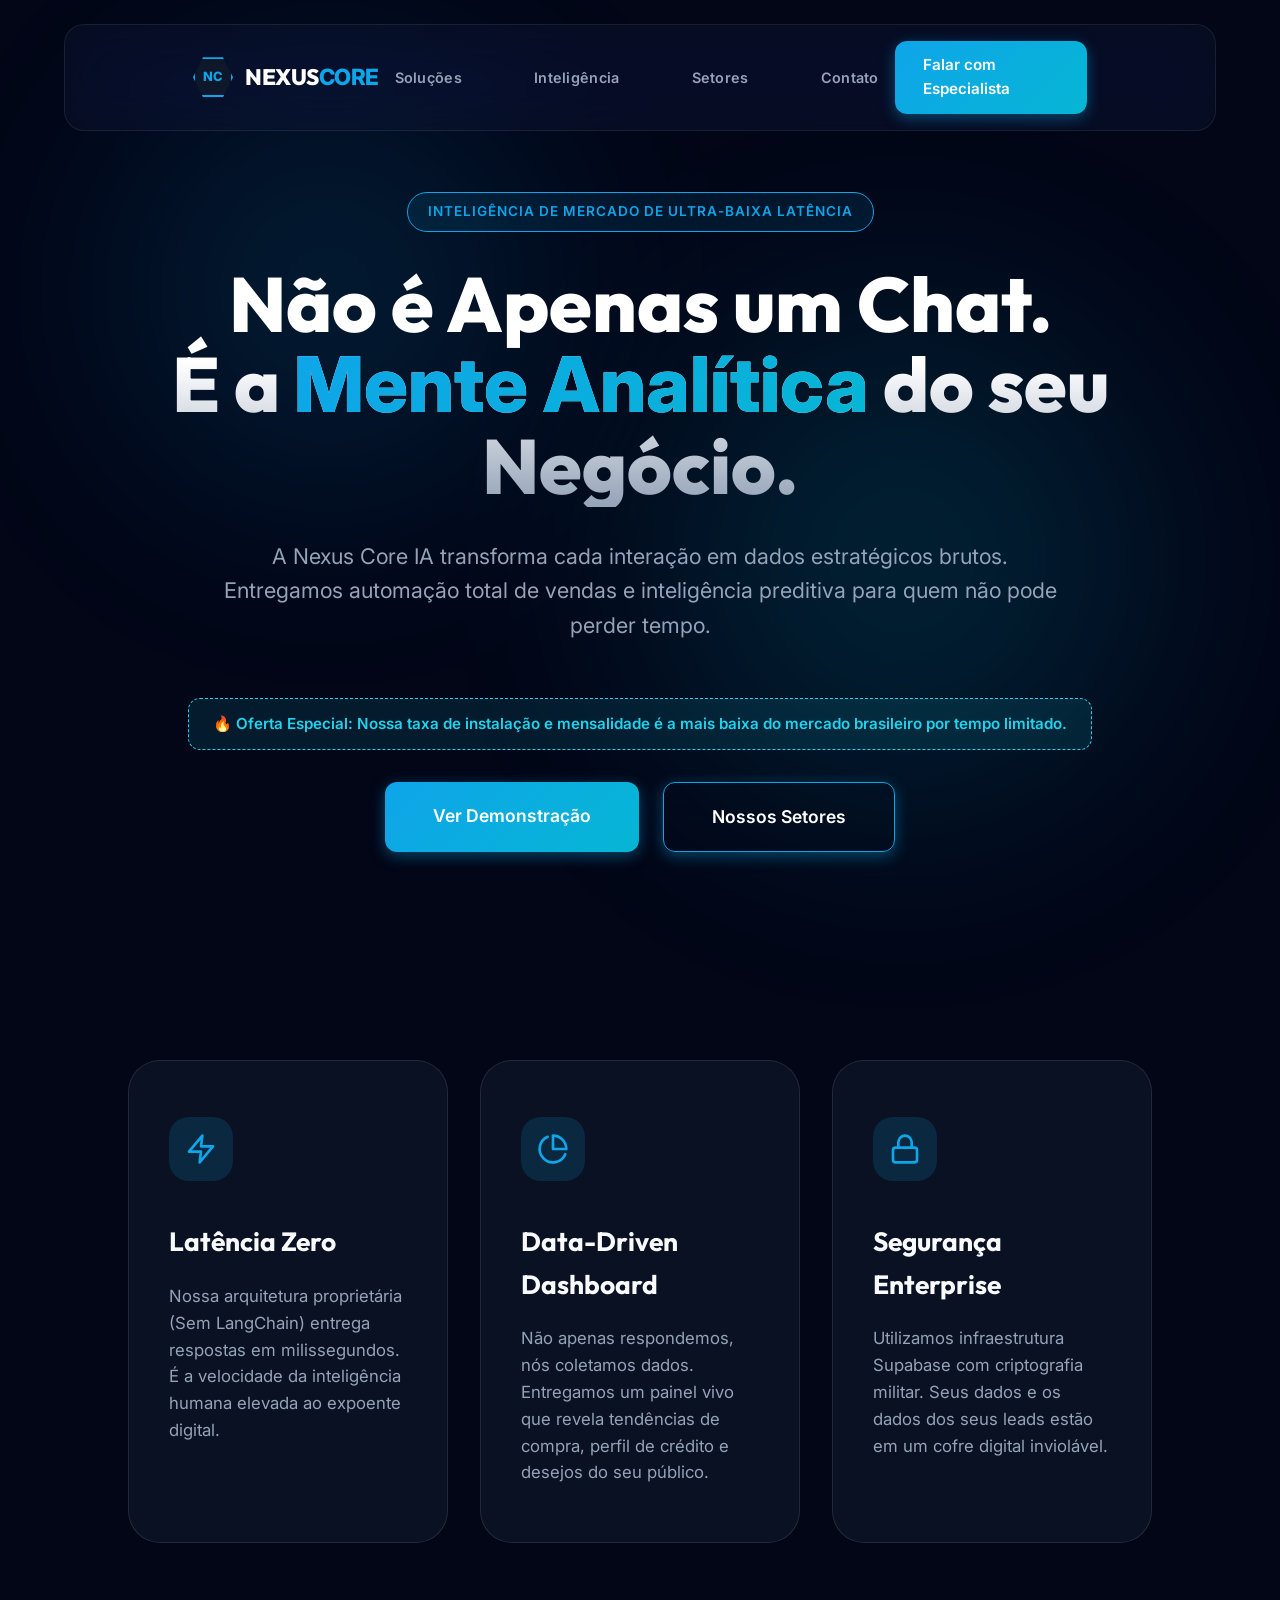
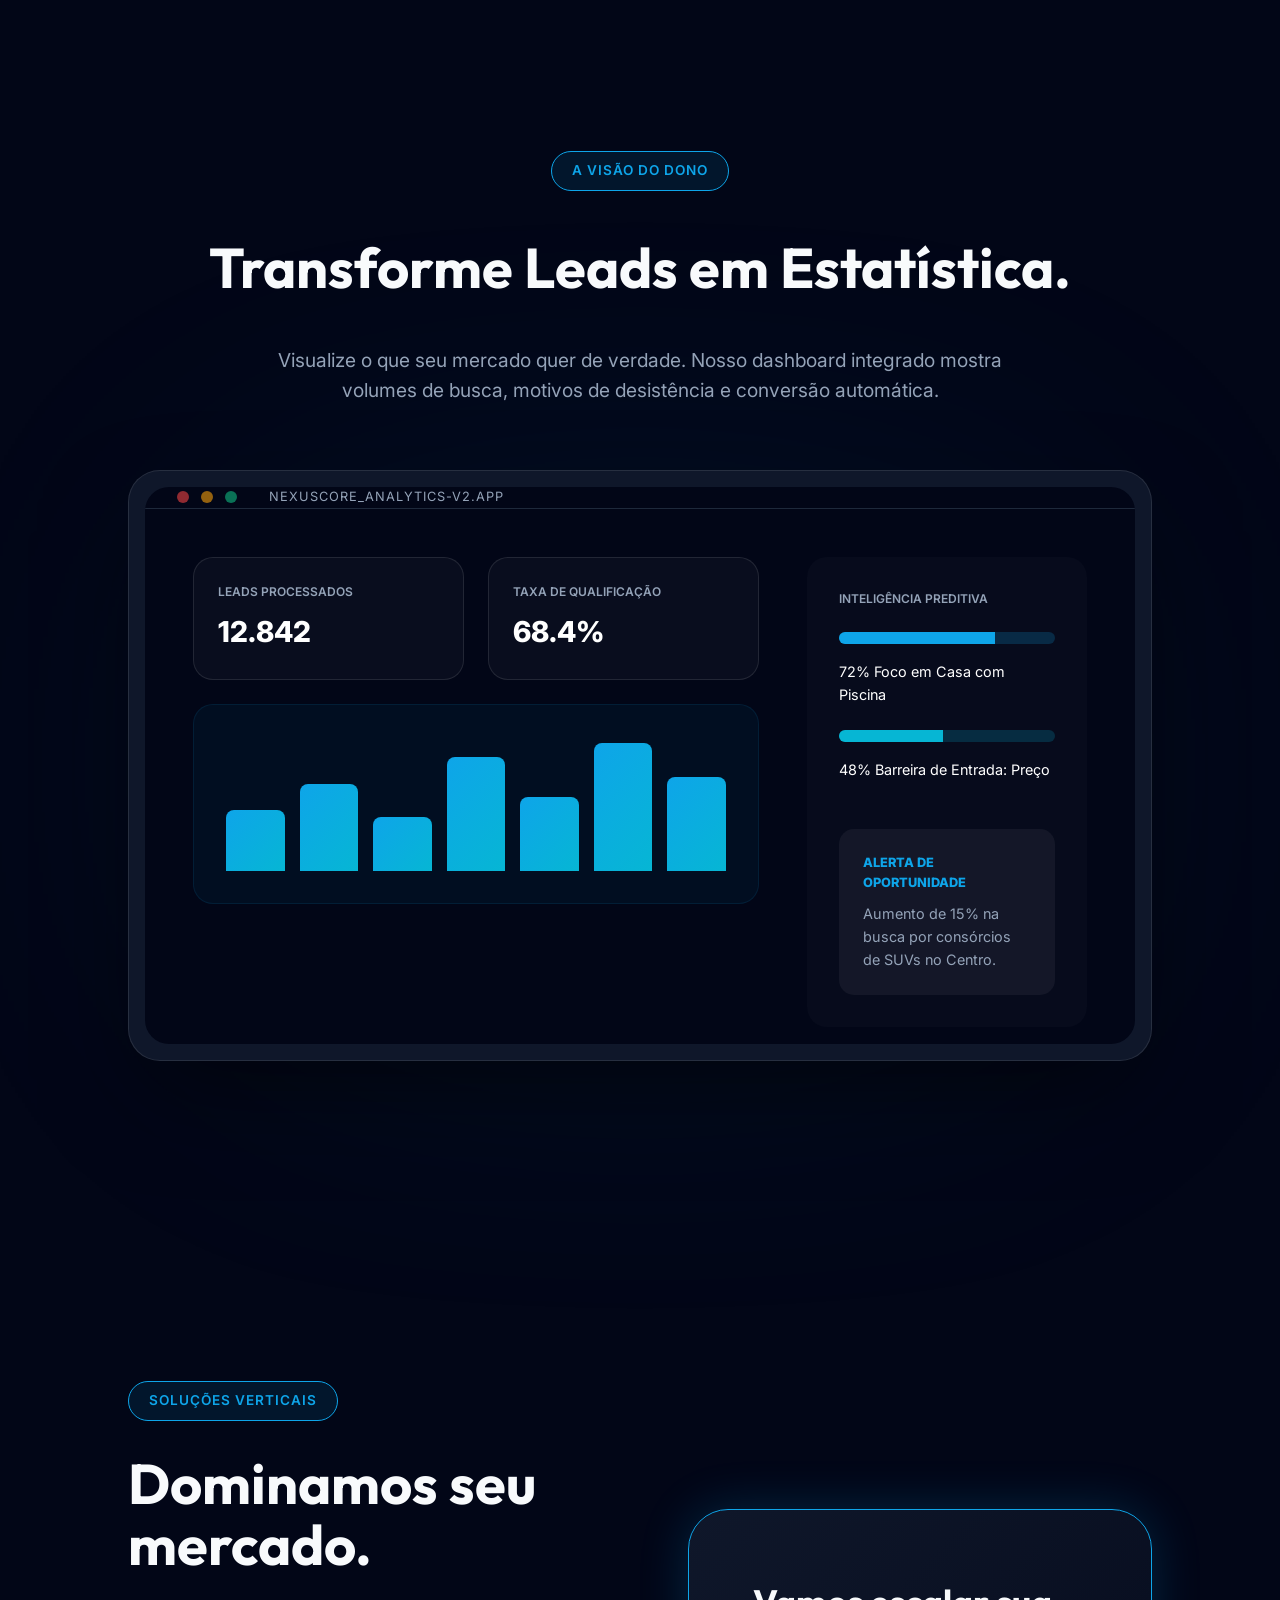
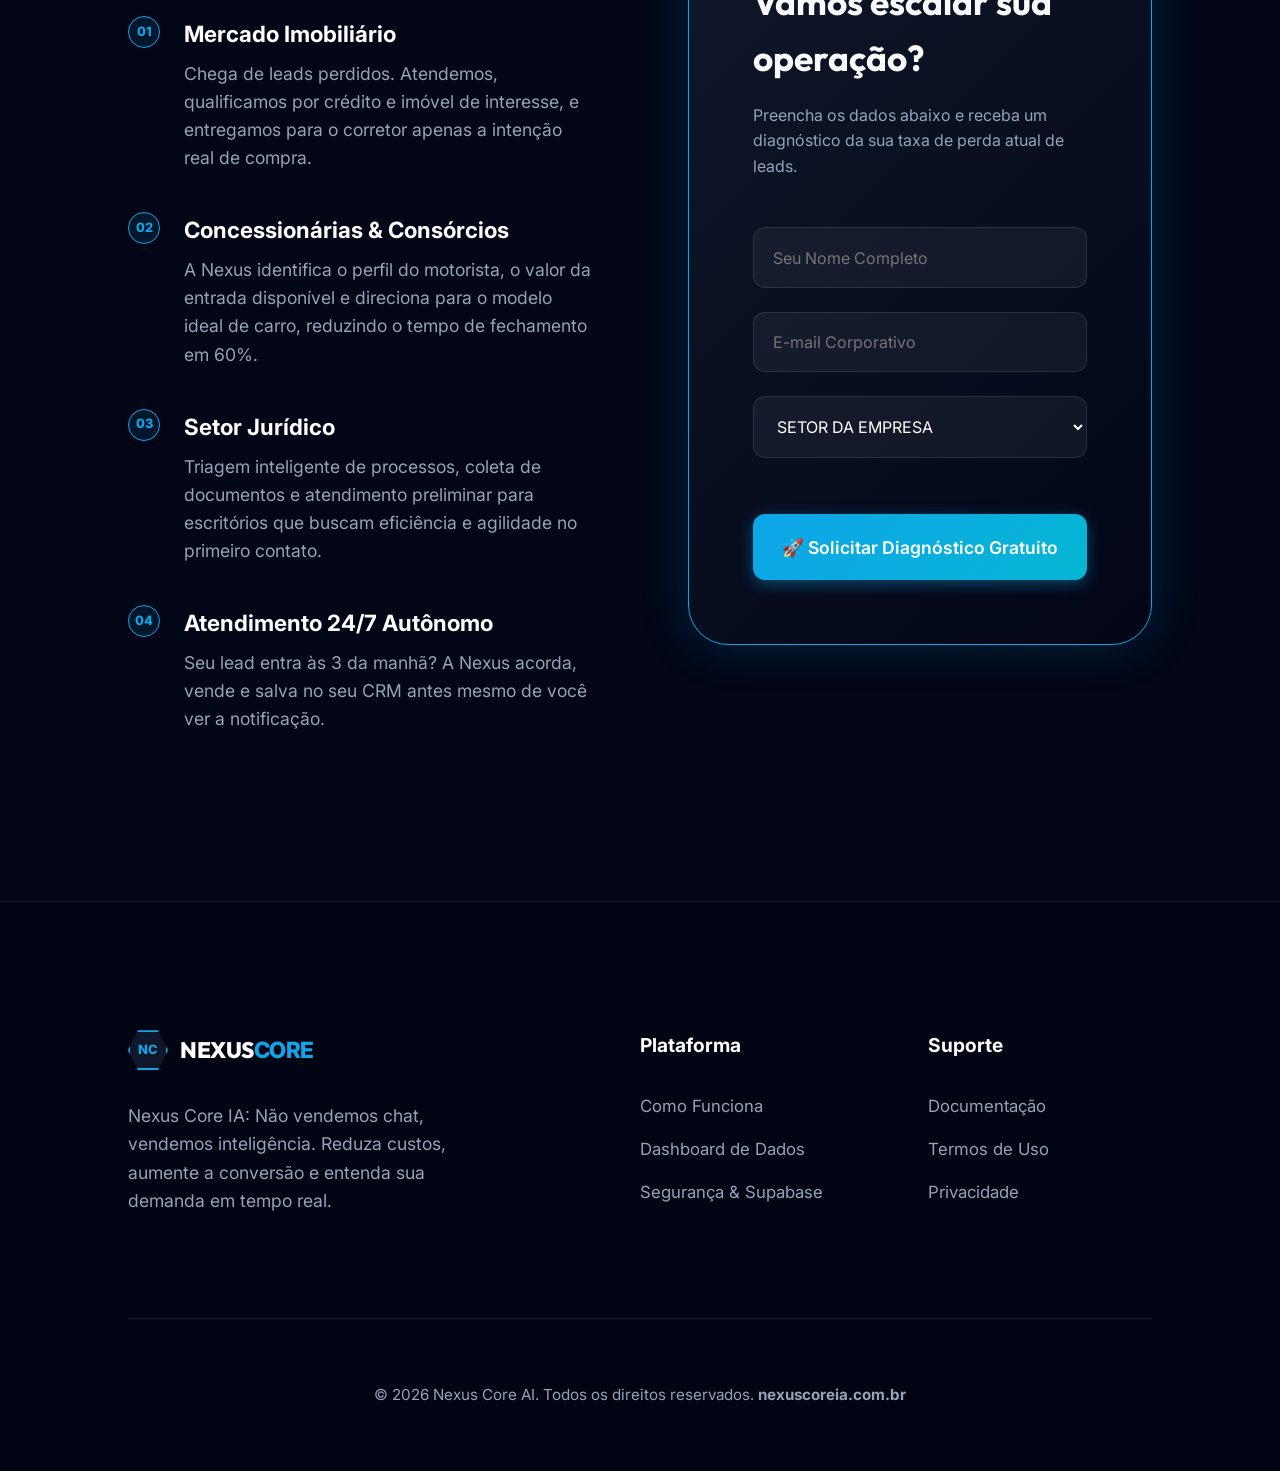
<file: index.html>
<!DOCTYPE html>
<html lang="pt-BR">

<head>
    <meta charset="UTF-8">
    <meta name="viewport" content="width=device-width, initial-scale=1.0">
    <title>Nexus Core AI | Inteligência de Mercado e Automação</title>
    <meta name="description"
        content="Nexus Core AI - Transformação Digital para Imobiliárias e Concessionárias. Respostas em milissegundos e extração de dados estratégicos.">

    <!-- Google Fonts -->
    <link rel="preconnect" href="https://fonts.googleapis.com">
    <link rel="preconnect" href="https://fonts.gstatic.com" crossorigin>
    <link
        href="https://fonts.googleapis.com/css2?family=Outfit:wght@300;400;600;800&family=Inter:wght@300;400;600&display=swap"
        rel="stylesheet">

    <!-- Custom CSS -->
    <link rel="stylesheet" href="style.css">
</head>

<body>
    <div class="bg-elements">
        <div class="glow-circle c1"></div>
        <div class="glow-circle c2"></div>
    </div>

    <nav>
        <a href="#" class="logo">
            <div class="logo-icon">NC</div>
            <div class="logo-text">NEXUS<span>CORE</span></div>
        </a>
        <div class="nav-links">
            <a href="#solucoes">Soluções</a>
            <a href="#inteligencia">Inteligência</a>
            <a href="#setores">Setores</a>
            <a href="#contato">Contato</a>
        </div>
        <a href="#contato" class="btn-cta">Falar com Especialista</a>
    </nav>

    <header class="hero">
        <div class="hero-badge">Inteligência de Mercado de Ultra-Baixa Latência</div>
        <h1>Não é Apenas um Chat.<br>É a <span>Mente Analítica</span> do seu Negócio.</h1>
        <p>A Nexus Core IA transforma cada interação em dados estratégicos brutos. Entregamos automação total de vendas
            e inteligência preditiva para quem não pode perder tempo.</p>
        <div class="promotion-badge"
            style="margin-bottom: 2rem; background: rgba(34, 211, 238, 0.1); border: 1px dashed var(--accent); color: var(--accent); padding: 0.8rem 1.5rem; border-radius: 12px; font-size: 0.95rem; font-weight: 600;">
            🔥 Oferta Especial: Nossa taxa de instalação e mensalidade é a mais baixa do mercado brasileiro por tempo
            limitado.
        </div>
        <div style="display: flex; gap: 1.5rem;">
            <a href="#inteligencia" class="btn-cta" style="padding: 1.25rem 3rem; font-size: 1.1rem;">Ver
                Demonstração</a>
            <a href="#setores" class="btn-cta"
                style="background: transparent; border: 1px solid var(--primary); padding: 1.25rem 3rem; font-size: 1.1rem;">Nossos
                Setores</a>
        </div>
    </header>

    <section id="solucoes" class="features">
        <div class="card">
            <div class="card-icon">
                <svg width="32" height="32" viewBox="0 0 24 24" fill="none" stroke="currentColor" stroke-width="2"
                    stroke-linecap="round" stroke-linejoin="round">
                    <path d="M13 2L3 14h9l-1 8 10-12h-9l1-8z"></path>
                </svg>
            </div>
            <h3>Latência Zero</h3>
            <p>Nossa arquitetura proprietária (Sem LangChain) entrega respostas em milissegundos. É a velocidade da
                inteligência humana elevada ao expoente digital.</p>
        </div>

        <div class="card">
            <div class="card-icon">
                <svg width="32" height="32" viewBox="0 0 24 24" fill="none" stroke="currentColor" stroke-width="2"
                    stroke-linecap="round" stroke-linejoin="round">
                    <path d="M21.21 15.89A10 10 0 1 1 8 2.83"></path>
                    <path d="M22 12A10 10 0 0 0 12 2v10z"></path>
                </svg>
            </div>
            <h3>Data-Driven Dashboard</h3>
            <p>Não apenas respondemos, nós coletamos dados. Entregamos um painel vivo que revela tendências de compra,
                perfil de crédito e desejos do seu público.</p>
        </div>

        <div class="card">
            <div class="card-icon">
                <svg width="32" height="32" viewBox="0 0 24 24" fill="none" stroke="currentColor" stroke-width="2"
                    stroke-linecap="round" stroke-linejoin="round">
                    <rect x="3" y="11" width="18" height="11" rx="2" ry="2"></rect>
                    <path d="M7 11V7a5 5 0 0 1 10 0v4"></path>
                </svg>
            </div>
            <h3>Segurança Enterprise</h3>
            <p>Utilizamos infraestrutura Supabase com criptografia militar. Seus dados e os dados dos seus leads estão
                em um cofre digital inviolável.</p>
        </div>
    </section>

    <section id="inteligencia" class="analytics-section">
        <div class="hero-badge">A Visão do Dono</div>
        <h2 style="font-size: 3.5rem; margin-bottom: 2rem;">Transforme Leads em Estatística.</h2>
        <p style="color: var(--text-dim); max-width: 800px; margin: 0 auto; font-size: 1.2rem;">Visualize o que seu
            mercado quer de verdade. Nosso dashboard integrado mostra volumes de busca, motivos de desistência e
            conversão automática.</p>

        <div class="dashboard-ui">
            <div class="ui-inner">
                <div class="ui-nav">
                    <div class="dot r"></div>
                    <div class="dot y"></div>
                    <div class="dot g"></div>
                    <span
                        style="margin-left: 20px; font-size: 0.8rem; color: var(--text-dim); letter-spacing: 1px;">NEXUSCORE_ANALYTICS-V2.APP</span>
                </div>
                <div class="ui-main">
                    <div class="ui-stats">
                        <div class="stat-box">
                            <div class="stat-label">Leads Processados</div>
                            <div class="stat-value">12.842</div>
                        </div>
                        <div class="stat-box">
                            <div class="stat-label">Taxa de Qualificação</div>
                            <div class="stat-value">68.4%</div>
                        </div>
                        <div class="chart-box" id="chart">
                            <div class="bar" style="height: 45%;"></div>
                            <div class="bar" style="height: 65%;"></div>
                            <div class="bar" style="height: 40%;"></div>
                            <div class="bar" style="height: 85%;"></div>
                            <div class="bar" style="height: 55%;"></div>
                            <div class="bar" style="height: 95%;"></div>
                            <div class="bar" style="height: 70%;"></div>
                        </div>
                    </div>
                    <div class="sidebar-ui">
                        <div class="stat-label">Inteligência Preditiva</div>
                        <div style="margin-top: 1.5rem;">
                            <div
                                style="height: 12px; background: rgba(14, 165, 233, 0.2); border-radius: 6px; width: 100%; margin-bottom: 1rem; position: relative; overflow: hidden;">
                                <div style="width: 72%; height: 100%; background: var(--primary);"></div>
                            </div>
                            <p style="font-size: 0.9rem; color: white;">72% Foco em Casa com Piscina</p>
                        </div>
                        <div style="margin-top: 1.5rem;">
                            <div
                                style="height: 12px; background: rgba(6, 182, 212, 0.2); border-radius: 6px; width: 100%; margin-bottom: 1rem; position: relative; overflow: hidden;">
                                <div style="width: 48%; height: 100%; background: var(--secondary);"></div>
                            </div>
                            <p style="font-size: 0.9rem; color: white;">48% Barreira de Entrada: Preço</p>
                        </div>
                        <div
                            style="margin-top: 3rem; background: rgba(255,255,255,0.05); padding: 1.5rem; border-radius: 15px;">
                            <p style="font-size: 0.8rem; color: var(--primary); font-weight: 800;">ALERTA DE
                                OPORTUNIDADE</p>
                            <p style="font-size: 0.9rem; color: var(--text-dim); margin-top: 0.5rem;">Aumento de 15% na
                                busca por consórcios de SUVs no Centro.</p>
                        </div>
                    </div>
                </div>
            </div>
            <div
                style="position: absolute; top: 10%; left: 10%; width: 80%; height: 80%; background: var(--primary); filter: blur(150px); opacity: 0.1; z-index: -1;">
            </div>
        </div>
    </section>

    <section id="setores" class="sectors">
        <div class="sector-content">
            <div class="hero-badge">Soluções Verticais</div>
            <h2>Dominamos seu mercado.</h2>
            <div class="sector-list">
                <div class="sector-item">
                    <div class="sector-circle">01</div>
                    <div>
                        <h4>Mercado Imobiliário</h4>
                        <p>Chega de leads perdidos. Atendemos, qualificamos por crédito e imóvel de interesse, e
                            entregamos para o corretor apenas a intenção real de compra.</p>
                    </div>
                </div>
                <div class="sector-item">
                    <div class="sector-circle">02</div>
                    <div>
                        <h4>Concessionárias & Consórcios</h4>
                        <p>A Nexus identifica o perfil do motorista, o valor da entrada disponível e direciona para o
                            modelo ideal de carro, reduzindo o tempo de fechamento em 60%.</p>
                    </div>
                </div>
                <div class="sector-item">
                    <div class="sector-circle">03</div>
                    <div>
                        <h4>Setor Jurídico</h4>
                        <p>Triagem inteligente de processos, coleta de documentos e atendimento preliminar para
                            escritórios que buscam eficiência e agilidade no primeiro contato.</p>
                    </div>
                </div>
                <div class="sector-item">
                    <div class="sector-circle">04</div>
                    <div>
                        <h4>Atendimento 24/7 Autônomo</h4>
                        <p>Seu lead entra às 3 da manhã? A Nexus acorda, vende e salva no seu CRM antes mesmo de você
                            ver a notificação.</p>
                    </div>
                </div>
            </div>
        </div>

        <div id="contato" class="form-card text-center">
            <h3>Vamos escalar sua operação?</h3>
            <p>Preencha os dados abaixo e receba um diagnóstico da sua taxa de perda atual de leads.</p>
            <form>
                <div class="input-group">
                    <input type="text" placeholder="Seu Nome Completo" required>
                </div>
                <div class="input-group">
                    <input type="email" placeholder="E-mail Corporativo" required>
                </div>
                <div class="input-group">
                    <select required>
                        <option value="" disabled selected>SETOR DA EMPRESA</option>
                        <option value="imobiliaria">Imobiliária</option>
                        <option value="concessionaria">Concessionária / Veículos</option>
                        <option value="consorcio">Consórcios</option>
                        <option value="juridico">Setor Jurídico</option>
                        <option value="outro">Outro</option>
                    </select>
                </div>
                <button type="submit" class="btn-cta"
                    style="width: 100%; padding: 1.4rem; font-size: 1.1rem; margin-top: 2rem;">🚀 Solicitar Diagnóstico
                    Gratuito</button>
            </form>
        </div>
    </section>

    <footer>
        <div class="footer-grid">
            <div>
                <div class="footer-logo">
                    <a href="#" class="logo">
                        <div class="logo-icon">NC</div>
                        <div class="logo-text">NEXUS<span>CORE</span></div>
                    </a>
                </div>
                <p class="footer-desc">Nexus Core IA: Não vendemos chat, vendemos inteligência. Reduza custos, aumente a
                    conversão e entenda sua demanda em tempo real.</p>
            </div>
            <div>
                <h4 class="footer-title">Plataforma</h4>
                <ul class="footer-links">
                    <li><a href="#">Como Funciona</a></li>
                    <li><a href="#">Dashboard de Dados</a></li>
                    <li><a href="#">Segurança & Supabase</a></li>
                </ul>
            </div>
            <div>
                <h4 class="footer-title">Suporte</h4>
                <ul class="footer-links">
                    <li><a href="#">Documentação</a></li>
                    <li><a href="#">Termos de Uso</a></li>
                    <li><a href="#">Privacidade</a></li>
                </ul>
            </div>
        </div>
        <div class="copyright">
            © 2026 Nexus Core AI. Todos os direitos reservados. <strong>nexuscoreia.com.br</strong>
        </div>
    </footer>

    <!-- JS Scripts -->
    <script src="script.js"></script>
</body>

</html>
</file>
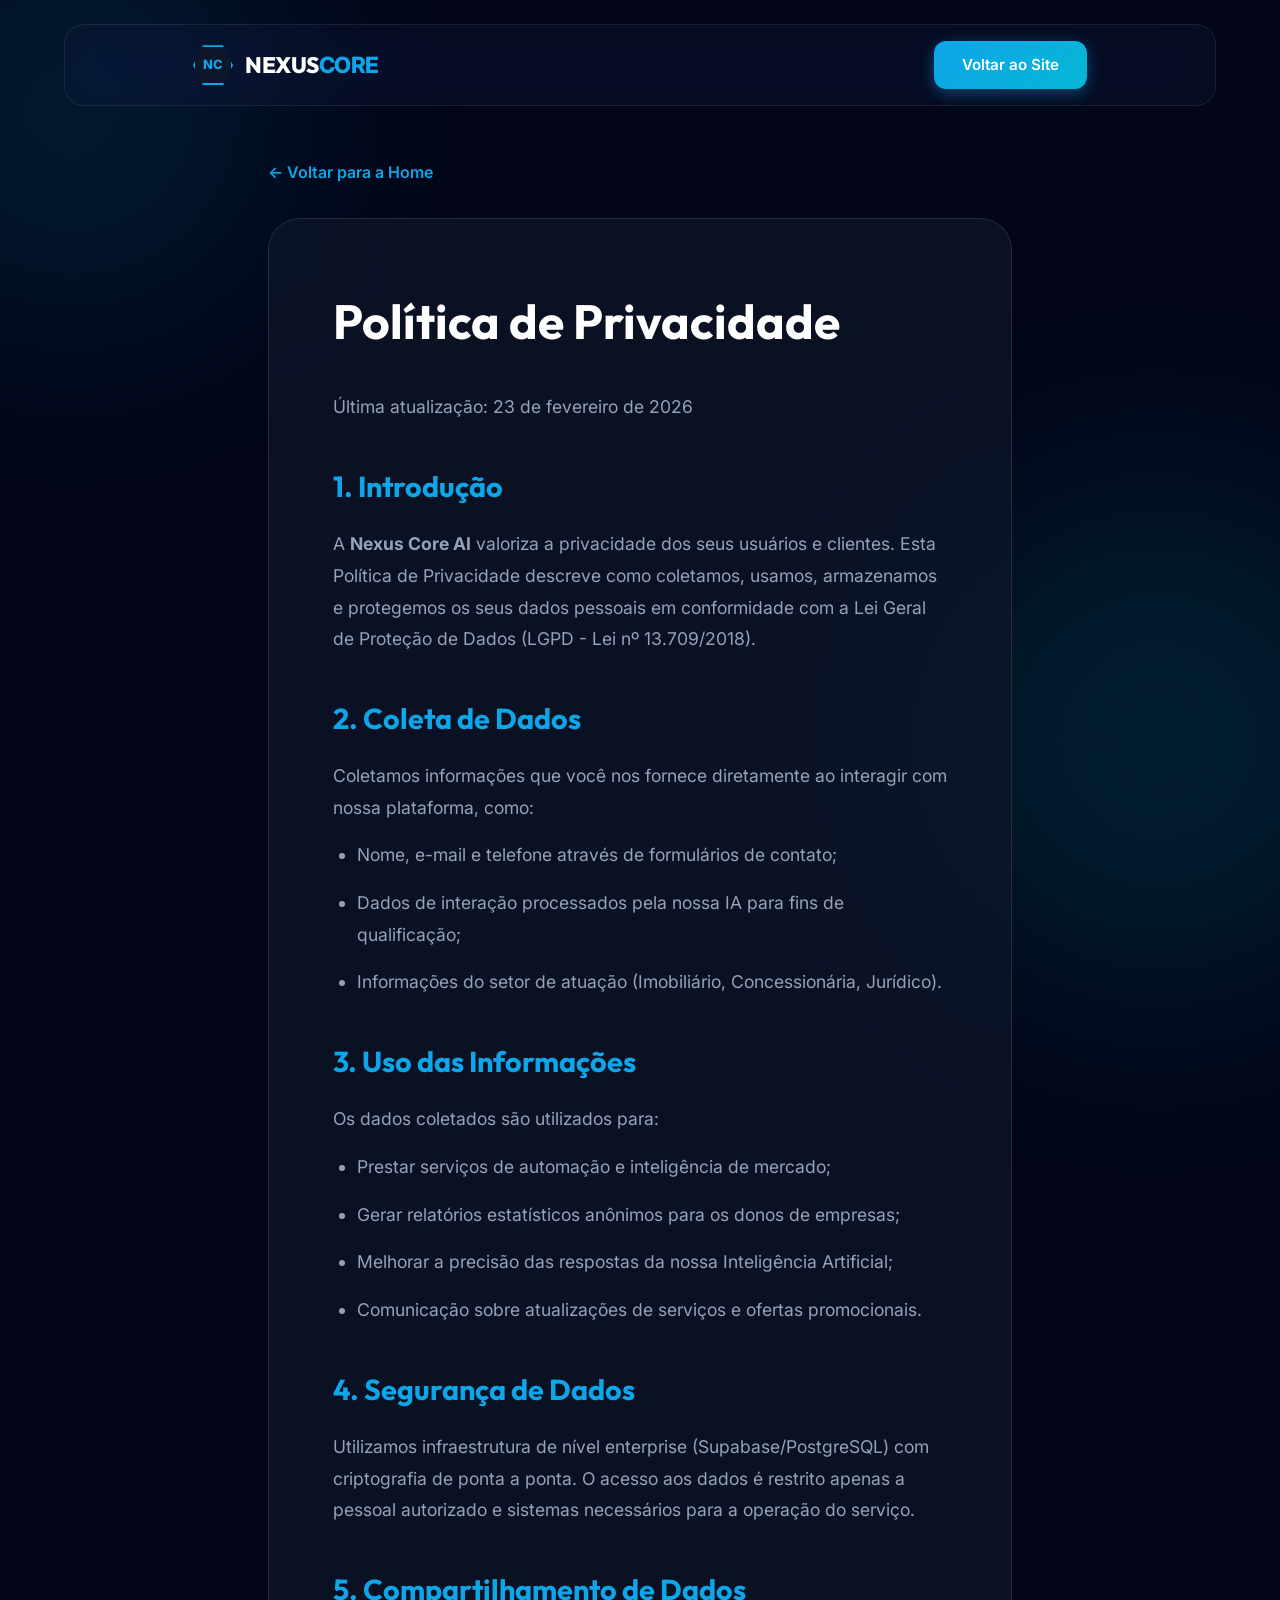
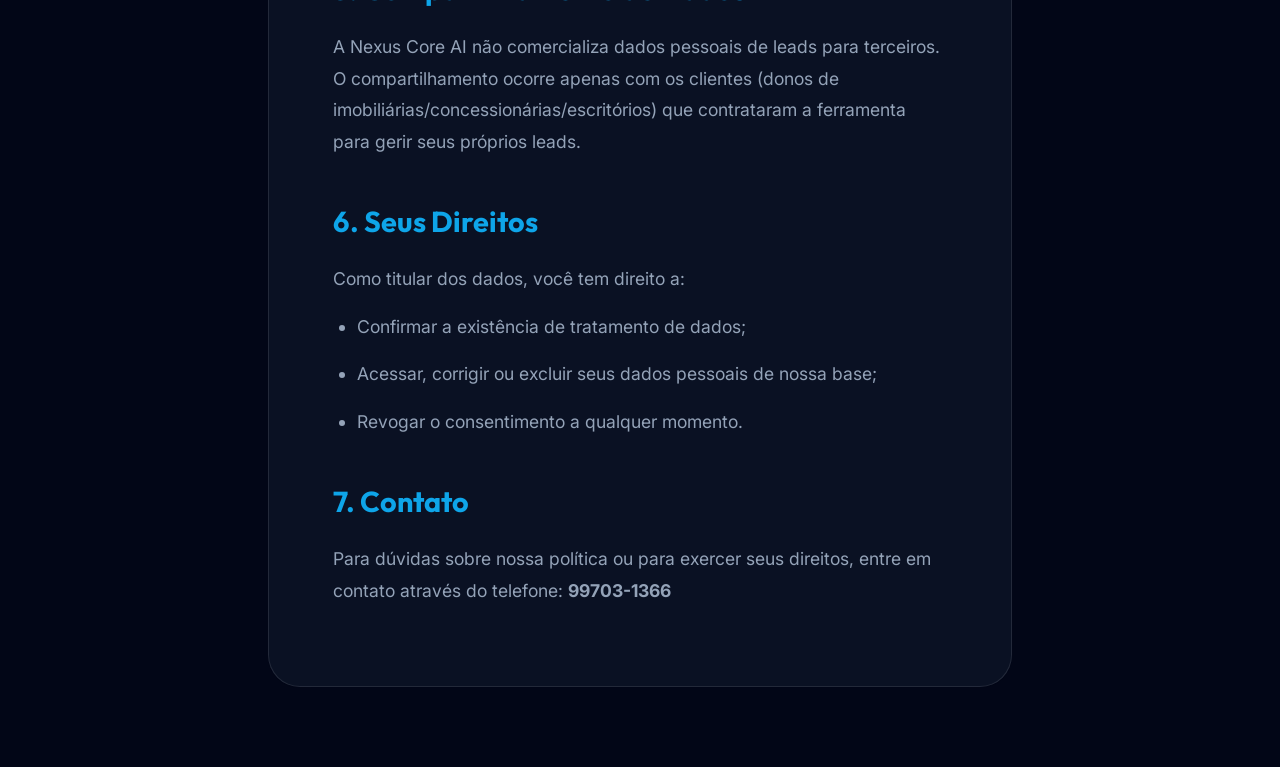
<file: privacidade.html>
<!DOCTYPE html>
<html lang="pt-BR">

<head>
    <meta charset="UTF-8">
    <meta name="viewport" content="width=device-width, initial-scale=1.0">
    <title>Política de Privacidade | Nexus Core AI</title>
    <link
        href="https://fonts.googleapis.com/css2?family=Outfit:wght@400;600;800&family=Inter:wght@300;400;600&display=swap"
        rel="stylesheet">
    <link rel="stylesheet" href="style.css">
    <style>
        .content-section {
            padding: 10rem 10% 5rem;
            max-width: 1000px;
            margin: 0 auto;
        }

        .content-card {
            background: var(--bg-card);
            border: 1px solid var(--glass-border);
            padding: 4rem;
            border-radius: 32px;
            backdrop-filter: blur(20px);
        }

        h1 {
            font-size: 3rem;
            margin-bottom: 2rem;
            color: white;
        }

        h2 {
            font-size: 1.8rem;
            margin-top: 2.5rem;
            margin-bottom: 1.2rem;
            color: var(--primary);
        }

        p,
        li {
            color: var(--text-dim);
            font-size: 1.1rem;
            margin-bottom: 1rem;
            line-height: 1.8;
        }

        ul {
            margin-bottom: 1.5rem;
            padding-left: 1.5rem;
        }

        .back-link {
            display: inline-flex;
            align-items: center;
            gap: 10px;
            color: var(--primary);
            text-decoration: none;
            font-weight: 600;
            margin-bottom: 2rem;
        }
    </style>
</head>

<body>
    <div class="bg-elements">
        <div class="glow-circle c1" style="top: -10%; left: -10%;"></div>
        <div class="glow-circle c2" style="bottom: -10%; right: -10%;"></div>
    </div>

    <nav>
        <a href="index.html" class="logo">
            <div class="logo-icon">NC</div>
            <div class="logo-text">NEXUS<span>CORE</span></div>
        </a>
        <a href="index.html" class="btn-cta">Voltar ao Site</a>
    </nav>

    <main class="content-section">
        <a href="index.html" class="back-link">← Voltar para a Home</a>
        <div class="content-card animate">
            <h1>Política de Privacidade</h1>
            <p>Última atualização: 23 de fevereiro de 2026</p>

            <h2>1. Introdução</h2>
            <p>A <strong>Nexus Core AI</strong> valoriza a privacidade dos seus usuários e clientes. Esta Política de
                Privacidade descreve como coletamos, usamos, armazenamos e protegemos os seus dados pessoais em
                conformidade com a Lei Geral de Proteção de Dados (LGPD - Lei nº 13.709/2018).</p>

            <h2>2. Coleta de Dados</h2>
            <p>Coletamos informações que você nos fornece diretamente ao interagir com nossa plataforma, como:</p>
            <ul>
                <li>Nome, e-mail e telefone através de formulários de contato;</li>
                <li>Dados de interação processados pela nossa IA para fins de qualificação;</li>
                <li>Informações do setor de atuação (Imobiliário, Concessionária, Jurídico).</li>
            </ul>

            <h2>3. Uso das Informações</h2>
            <p>Os dados coletados são utilizados para:</p>
            <ul>
                <li>Prestar serviços de automação e inteligência de mercado;</li>
                <li>Gerar relatórios estatísticos anônimos para os donos de empresas;</li>
                <li>Melhorar a precisão das respostas da nossa Inteligência Artificial;</li>
                <li>Comunicação sobre atualizações de serviços e ofertas promocionais.</li>
            </ul>

            <h2>4. Segurança de Dados</h2>
            <p>Utilizamos infraestrutura de nível enterprise (Supabase/PostgreSQL) com criptografia de ponta a ponta. O
                acesso aos dados é restrito apenas a pessoal autorizado e sistemas necessários para a operação do
                serviço.</p>

            <h2>5. Compartilhamento de Dados</h2>
            <p>A Nexus Core AI não comercializa dados pessoais de leads para terceiros. O compartilhamento ocorre apenas
                com os clientes (donos de imobiliárias/concessionárias/escritórios) que contrataram a ferramenta para
                gerir seus próprios leads.</p>

            <h2>6. Seus Direitos</h2>
            <p>Como titular dos dados, você tem direito a:</p>
            <ul>
                <li>Confirmar a existência de tratamento de dados;</li>
                <li>Acessar, corrigir ou excluir seus dados pessoais de nossa base;</li>
                <li>Revogar o consentimento a qualquer momento.</li>
            </ul>

            <h2>7. Contato</h2>
            <p>Para dúvidas sobre nossa política ou para exercer seus direitos, entre em contato através do telefone:
                <strong>99703-1366</strong>
            </p>
        </div>
    </main>

    <script src="script.js"></script>
</body>

</html>
</file>
<file: style.css>
:root {
    --bg-dark: #020617;
    --bg-card: rgba(15, 23, 42, 0.7);
    --primary: #0ea5e9;
    --secondary: #06b6d4;
    --accent: #22d3ee;
    --text-main: #f8fafc;
    --text-dim: #94a3b8;
    --glass-border: rgba(255, 255, 255, 0.1);
    --glow-primary: 0 0 20px rgba(14, 165, 233, 0.3);
    --gradient: linear-gradient(135deg, var(--primary) 0%, var(--secondary) 100%);
}

* {
    margin: 0;
    padding: 0;
    box-sizing: border-box;
    font-family: 'Inter', sans-serif;
    scroll-behavior: smooth;
}

body {
    background-color: var(--bg-dark);
    color: var(--text-main);
    overflow-x: hidden;
    line-height: 1.6;
}

h1,
h2,
h3,
.logo-text {
    font-family: 'Outfit', sans-serif;
}

/* Scrollbar */
::-webkit-scrollbar {
    width: 8px;
}

::-webkit-scrollbar-track {
    background: var(--bg-dark);
}

::-webkit-scrollbar-thumb {
    background: #1e293b;
    border-radius: 10px;
}

::-webkit-scrollbar-thumb:hover {
    background: var(--primary);
}

/* background animation */
.bg-elements {
    position: fixed;
    top: 0;
    left: 0;
    width: 100%;
    height: 100%;
    z-index: -1;
    pointer-events: none;
}

.glow-circle {
    position: absolute;
    border-radius: 50%;
    filter: blur(120px);
    opacity: 0.15;
}

.c1 {
    top: 10%;
    left: 10%;
    width: 400px;
    height: 400px;
    background: var(--primary);
}

.c2 {
    bottom: 10%;
    right: 10%;
    width: 500px;
    height: 500px;
    background: var(--secondary);
}

/* Navigation */
nav {
    display: flex;
    justify-content: space-between;
    align-items: center;
    padding: 1rem 10%;
    position: fixed;
    width: 90%;
    max-width: 1400px;
    top: 1.5rem;
    left: 50%;
    transform: translateX(-50%);
    background: rgba(15, 23, 42, 0.4);
    backdrop-filter: blur(25px) saturate(180%);
    -webkit-backdrop-filter: blur(25px) saturate(180%);
    z-index: 1000;
    border: 1px solid rgba(255, 255, 255, 0.08);
    border-radius: 20px;
    transition: all 0.4s cubic-bezier(0.4, 0, 0.2, 1);
}

nav.scrolled {
    padding: 0.8rem 10%;
    width: 100%;
    max-width: 100%;
    top: 0;
    border-radius: 0;
    background: rgba(2, 6, 23, 0.9);
    border-bottom: 1px solid var(--glass-border);
    border-left: none;
    border-right: none;
    border-top: none;
}

.logo {
    display: flex;
    align-items: center;
    gap: 12px;
    text-decoration: none;
    color: white;
}

.logo-icon {
    width: 40px;
    height: 40px;
    background: #0f172a;
    border: 2px solid var(--primary);
    clip-path: polygon(25% 0%, 75% 0%, 100% 50%, 75% 100%, 25% 100%, 0% 50%);
    display: grid;
    place-items: center;
    font-weight: 800;
    font-size: 0.8rem;
    color: var(--primary);
    box-shadow: var(--glow-primary);
}

.logo-text {
    font-weight: 800;
    font-size: 1.4rem;
    letter-spacing: -0.5px;
}

.logo-text span {
    color: var(--primary);
}

.nav-links {
    display: flex;
    gap: 2.5rem;
}

.nav-links a {
    text-decoration: none;
    color: var(--text-dim);
    font-size: 0.9rem;
    font-weight: 600;
    transition: all 0.3s ease;
    padding: 0.5rem 1rem;
    border-radius: 8px;
    letter-spacing: 0.3px;
}

.nav-links a:hover {
    color: white;
    background: rgba(255, 255, 255, 0.05);
}

.nav-links a.active {
    color: var(--primary);
}

.btn-cta {
    background: var(--gradient);
    color: white;
    padding: 0.75rem 1.75rem;
    border-radius: 12px;
    text-decoration: none;
    font-weight: 600;
    font-size: 0.95rem;
    transition: 0.3s;
    border: none;
    cursor: pointer;
    box-shadow: 0 4px 15px rgba(14, 165, 233, 0.4);
}

.btn-cta:hover {
    transform: translateY(-2px);
    box-shadow: 0 8px 25px rgba(14, 165, 233, 0.6);
}

/* Hero Section */
header.hero {
    padding: 12rem 10% 8rem;
    text-align: center;
    display: flex;
    flex-direction: column;
    align-items: center;
}

.hero-badge {
    background: rgba(14, 165, 233, 0.1);
    border: 1px solid var(--primary);
    color: var(--primary);
    padding: 0.5rem 1.25rem;
    border-radius: 100px;
    font-size: 0.85rem;
    font-weight: 600;
    text-transform: uppercase;
    letter-spacing: 1px;
    margin-bottom: 2rem;
    display: inline-block;
}

.hero h1 {
    font-size: 4.8rem;
    font-weight: 800;
    line-height: 1.05;
    margin-bottom: 2rem;
    background: linear-gradient(to bottom, #fff 40%, #94a3b8 100%);
    -webkit-background-clip: text;
    -webkit-text-fill-color: transparent;
}

.hero h1 span {
    background: var(--gradient);
    -webkit-background-clip: text;
    -webkit-text-fill-color: transparent;
}

.hero p {
    font-size: 1.35rem;
    color: var(--text-dim);
    max-width: 850px;
    margin-bottom: 3.5rem;
}

/* Stats Cards */
.features {
    display: grid;
    grid-template-columns: repeat(auto-fit, minmax(320px, 1fr));
    gap: 2rem;
    padding: 5rem 10%;
}

.card {
    background: var(--bg-card);
    border: 1px solid var(--glass-border);
    padding: 3.5rem 2.5rem;
    border-radius: 32px;
    transition: 0.5s;
    position: relative;
    overflow: hidden;
    backdrop-filter: blur(10px);
}

.card:hover {
    border-color: var(--primary);
    transform: translateY(-10px);
    background: rgba(15, 23, 42, 0.9);
}

.card-icon {
    width: 64px;
    height: 64px;
    background: rgba(14, 165, 233, 0.15);
    border-radius: 20px;
    display: grid;
    place-items: center;
    color: var(--primary);
    margin-bottom: 2.5rem;
}

.card h3 {
    font-size: 1.65rem;
    margin-bottom: 1.2rem;
}

.card p {
    color: var(--text-dim);
    font-size: 1.05rem;
}

/* Dashboard Preview */
.analytics-section {
    padding: 8rem 10%;
    text-align: center;
}

.dashboard-ui {
    background: #0f172a;
    border-radius: 32px;
    border: 1px solid var(--glass-border);
    padding: 1rem;
    max-width: 1100px;
    margin: 4rem auto;
    position: relative;
    box-shadow: 0 40px 100px -20px rgba(0, 0, 0, 0.6);
}

.ui-inner {
    background: #020617;
    border-radius: 24px;
    width: 100%;
    aspect-ratio: 16/9;
    display: flex;
    flex-direction: column;
    overflow: hidden;
}

.ui-nav {
    height: 64px;
    border-bottom: 1px solid #1e293b;
    display: flex;
    align-items: center;
    padding: 0 2rem;
    gap: 12px;
}

.dot {
    width: 12px;
    height: 12px;
    border-radius: 50%;
    opacity: 0.6;
}

.r {
    background: #ef4444;
}

.y {
    background: #f59e0b;
}

.g {
    background: #10b981;
}

.ui-main {
    flex: 1;
    padding: 3rem;
    display: flex;
    gap: 3rem;
}

.ui-stats {
    flex: 1;
    display: grid;
    grid-template-columns: 1fr 1fr;
    grid-template-rows: auto 1fr;
    gap: 1.5rem;
}

.stat-box {
    background: rgba(255, 255, 255, 0.03);
    border: 1px solid var(--glass-border);
    border-radius: 20px;
    padding: 1.5rem;
    text-align: left;
}

.stat-label {
    font-size: 0.75rem;
    color: var(--text-dim);
    text-transform: uppercase;
    margin-bottom: 0.5rem;
    font-weight: 600;
}

.stat-value {
    font-size: 1.8rem;
    font-weight: 800;
    color: white;
}

.chart-box {
    grid-column: span 2;
    background: rgba(14, 165, 233, 0.05);
    border: 1px solid rgba(14, 165, 233, 0.1);
    border-radius: 20px;
    padding: 2rem;
    display: flex;
    align-items: flex-end;
    gap: 15px;
    height: 200px;
}

.bar {
    flex: 1;
    background: var(--gradient);
    border-radius: 8px 8px 0 0;
    transition: 1s ease;
}

.sidebar-ui {
    width: 280px;
    background: rgba(255, 255, 255, 0.02);
    border-radius: 20px;
    padding: 2rem;
    text-align: left;
}

/* Sector Section */
.sectors {
    padding: 8rem 10%;
    display: grid;
    grid-template-columns: 1fr 1fr;
    gap: 6rem;
    align-items: center;
}

.sector-content h2 {
    font-size: 3.5rem;
    margin-bottom: 2.5rem;
    line-height: 1.1;
}

.sector-list {
    list-style: none;
}

.sector-item {
    display: flex;
    gap: 1.5rem;
    margin-bottom: 2.5rem;
}

.sector-circle {
    width: 32px;
    height: 32px;
    flex-shrink: 0;
    background: rgba(14, 165, 233, 0.1);
    border: 1px solid var(--primary);
    border-radius: 50%;
    display: grid;
    place-items: center;
    color: var(--primary);
    font-size: 0.8rem;
    font-weight: 800;
}

.sector-item h4 {
    font-size: 1.4rem;
    margin-bottom: 0.5rem;
    color: white;
}

.sector-item p {
    color: var(--text-dim);
    font-size: 1.1rem;
}

/* Form Card */
.form-card {
    background: linear-gradient(135deg, #0f172a 0%, #020617 100%);
    border: 1px solid var(--primary);
    padding: 4rem;
    border-radius: 40px;
    box-shadow: 0 0 50px rgba(14, 165, 233, 0.2);
}

.form-card h3 {
    font-size: 2.2rem;
    margin-bottom: 1rem;
}

.form-card p {
    color: var(--text-dim);
    margin-bottom: 3rem;
}

.input-group {
    margin-bottom: 1.5rem;
    text-align: left;
}

input,
select {
    width: 100%;
    padding: 1.2rem;
    background: rgba(255, 255, 255, 0.05);
    border: 1px solid var(--glass-border);
    border-radius: 12px;
    color: white;
    font-size: 1rem;
    transition: 0.3s;
}

input:focus,
select:focus {
    border-color: var(--primary);
    outline: none;
    background: rgba(255, 255, 255, 0.1);
}

/* Footer */
footer {
    padding: 8rem 10% 4rem;
    border-top: 1px solid var(--glass-border);
    background: rgba(0, 0, 0, 0.2);
}

.footer-grid {
    display: grid;
    grid-template-columns: 2fr 1fr 1fr;
    gap: 4rem;
    margin-bottom: 6rem;
}

.footer-logo {
    margin-bottom: 2rem;
}

.footer-desc {
    color: var(--text-dim);
    max-width: 350px;
    font-size: 1.1rem;
}

.footer-title {
    font-size: 1.2rem;
    font-weight: 700;
    margin-bottom: 2rem;
    color: white;
}

.footer-links {
    list-style: none;
}

.footer-links li {
    margin-bottom: 1rem;
}

.footer-links a {
    color: var(--text-dim);
    text-decoration: none;
    transition: 0.3s;
    font-size: 1.05rem;
}

.footer-links a:hover {
    color: var(--primary);
}

.copyright {
    padding-top: 4rem;
    border-top: 1px solid var(--glass-border);
    text-align: center;
    color: var(--text-dim);
    font-size: 0.95rem;
}

/* Animations */
@keyframes fadeInUp {
    from {
        opacity: 0;
        transform: translateY(30px);
    }

    to {
        opacity: 1;
        transform: translateY(0);
    }
}

.animate {
    animation: fadeInUp 1s forwards;
    opacity: 0;
}

/* Tablet/Mobile fixes */
@media (max-width: 1024px) {
    .hero h1 {
        font-size: 3.5rem;
    }

    .sectors {
        grid-template-columns: 1fr;
        gap: 4rem;
    }

    .ui-main {
        flex-direction: column;
    }

    .sidebar-ui {
        width: 100%;
    }
}

@media (max-width: 768px) {
    nav {
        padding: 1.5rem 5%;
    }

    .nav-links {
        display: none;
    }

    .hero h1 {
        font-size: 2.8rem;
    }

    .footer-grid {
        grid-template-columns: 1fr;
    }
}
</file>
